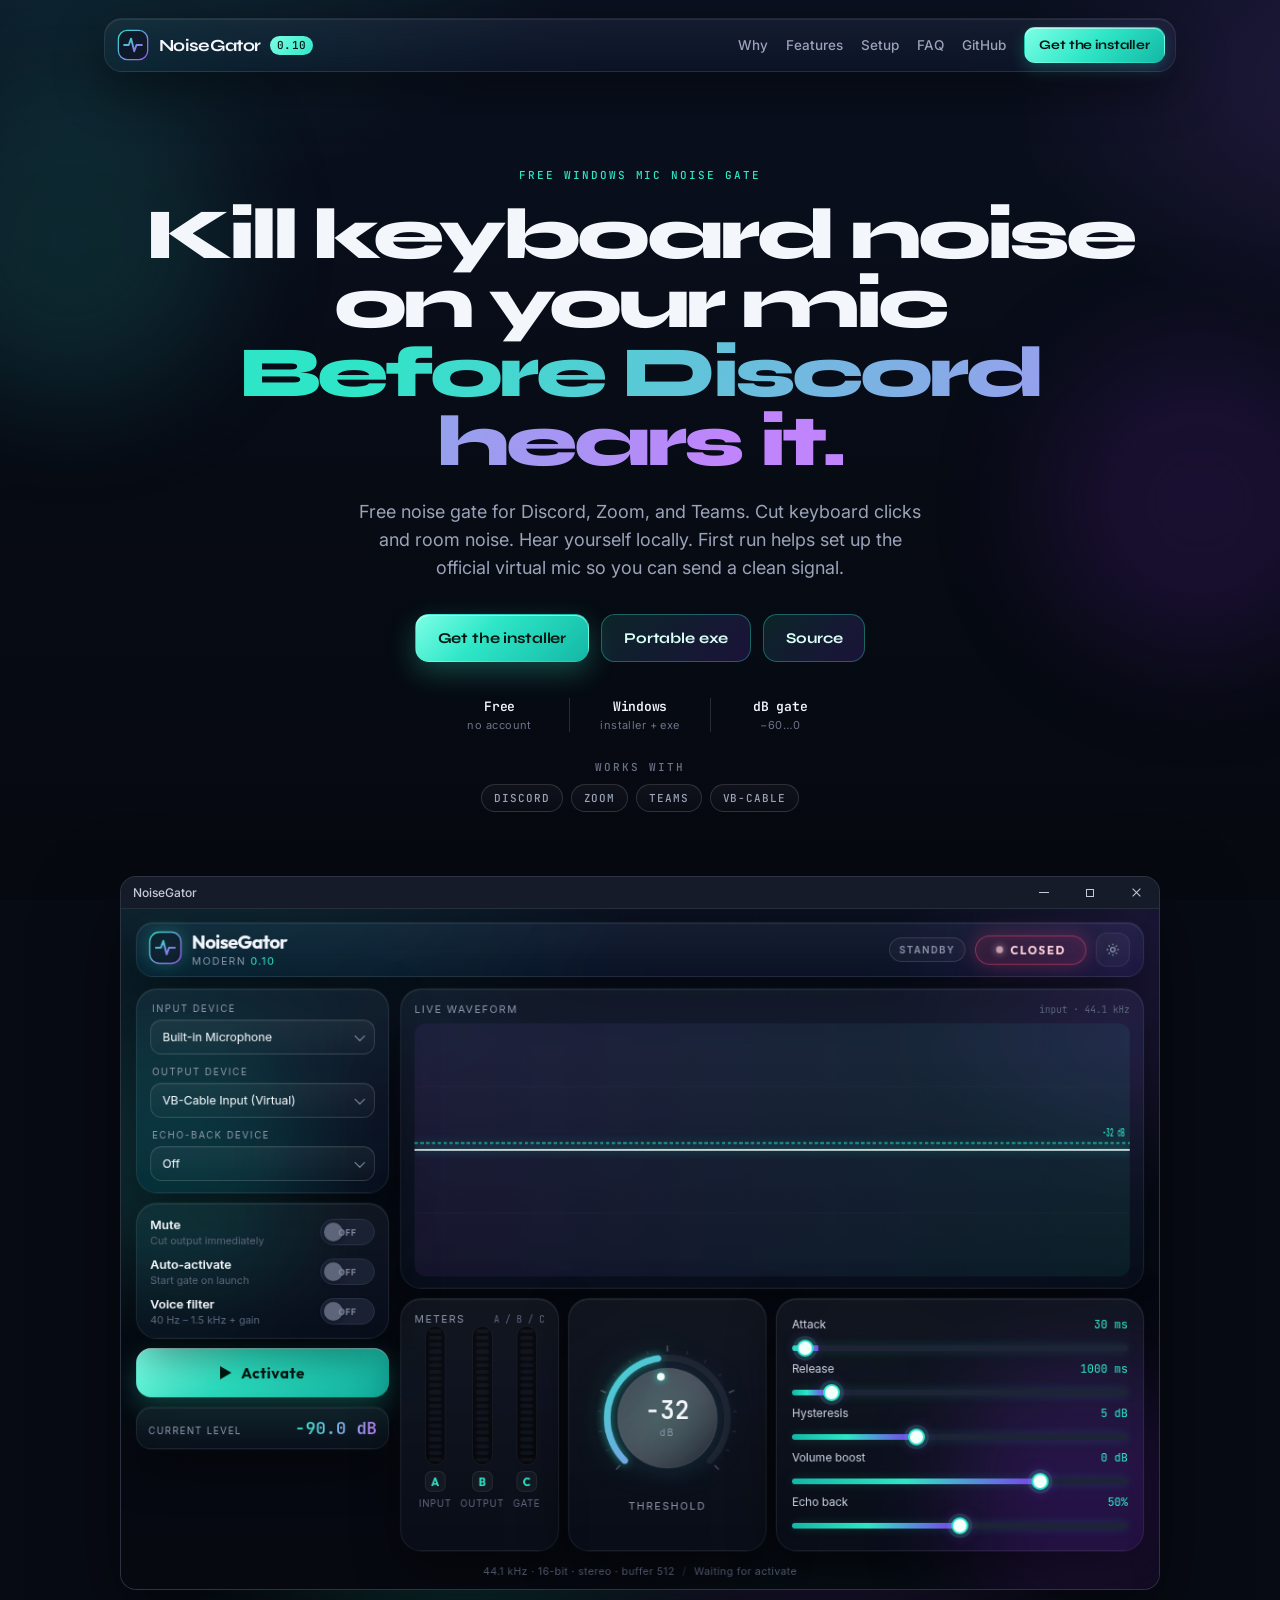
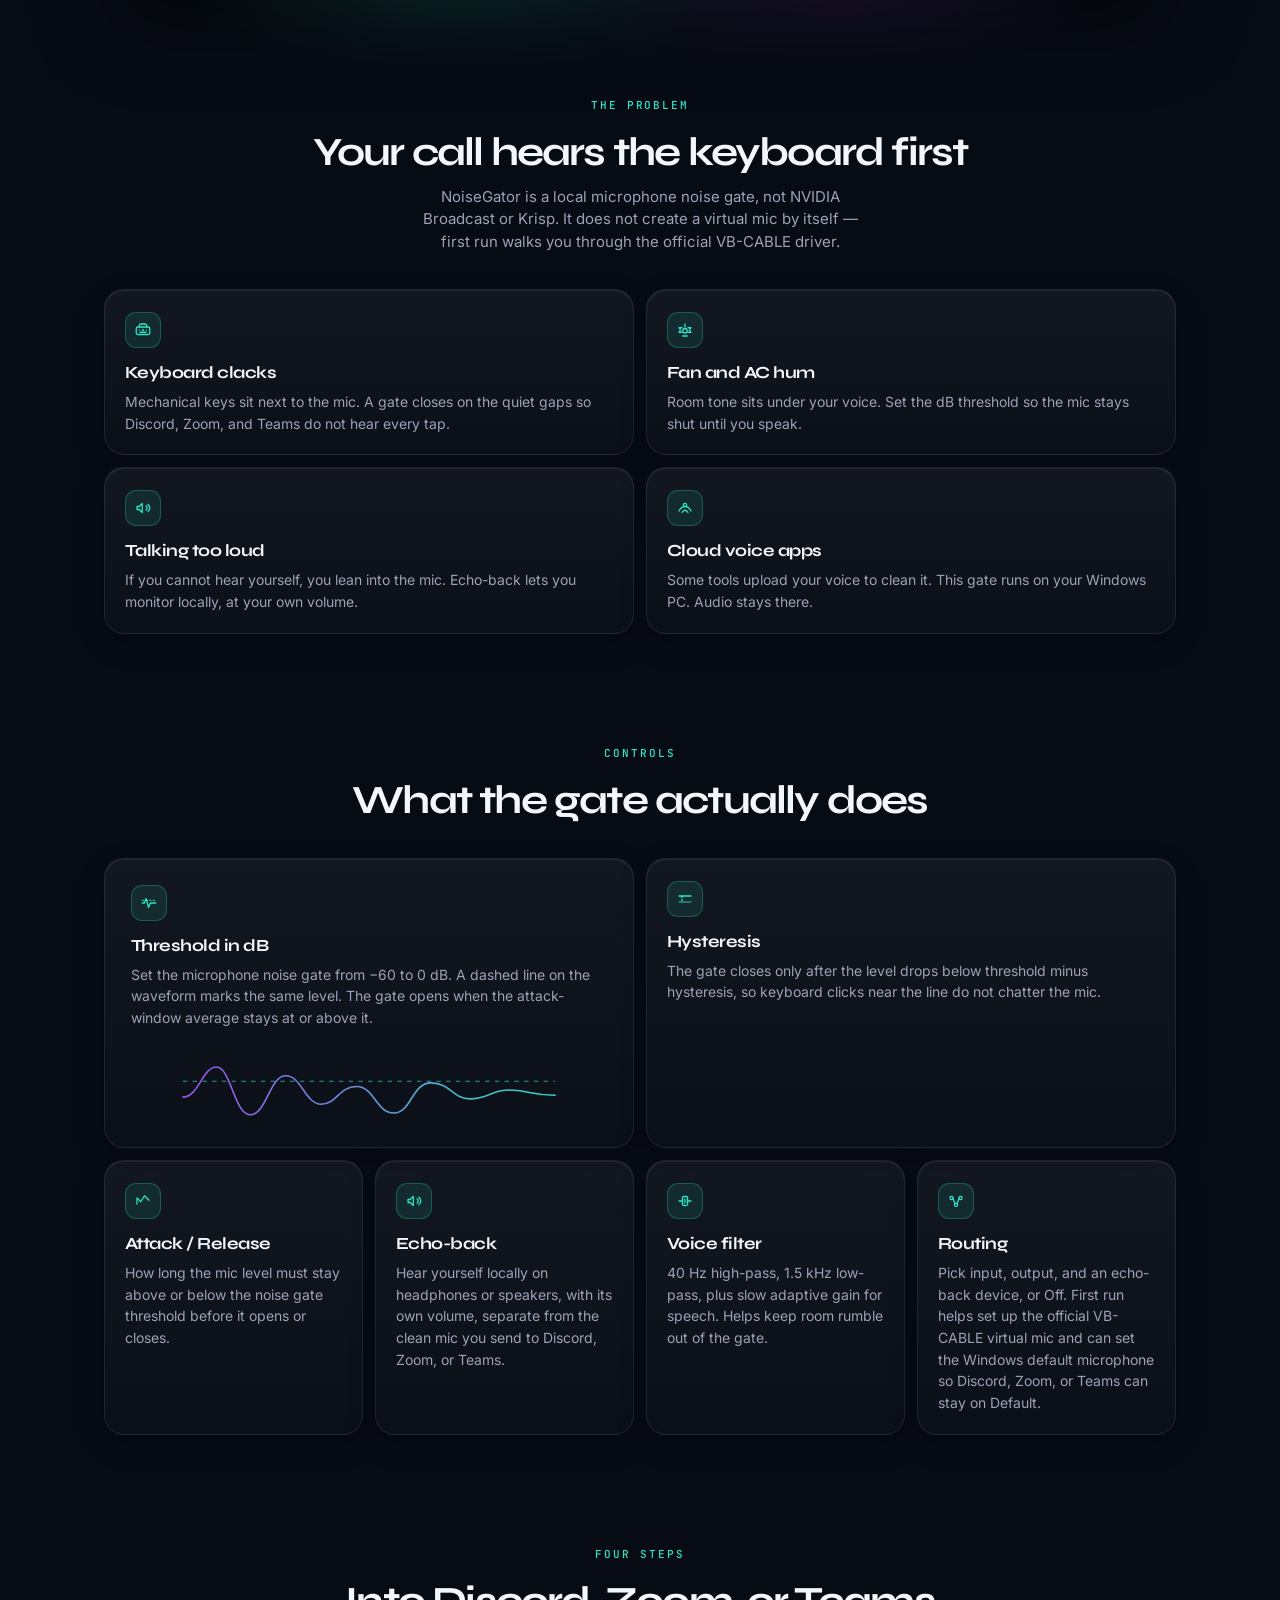
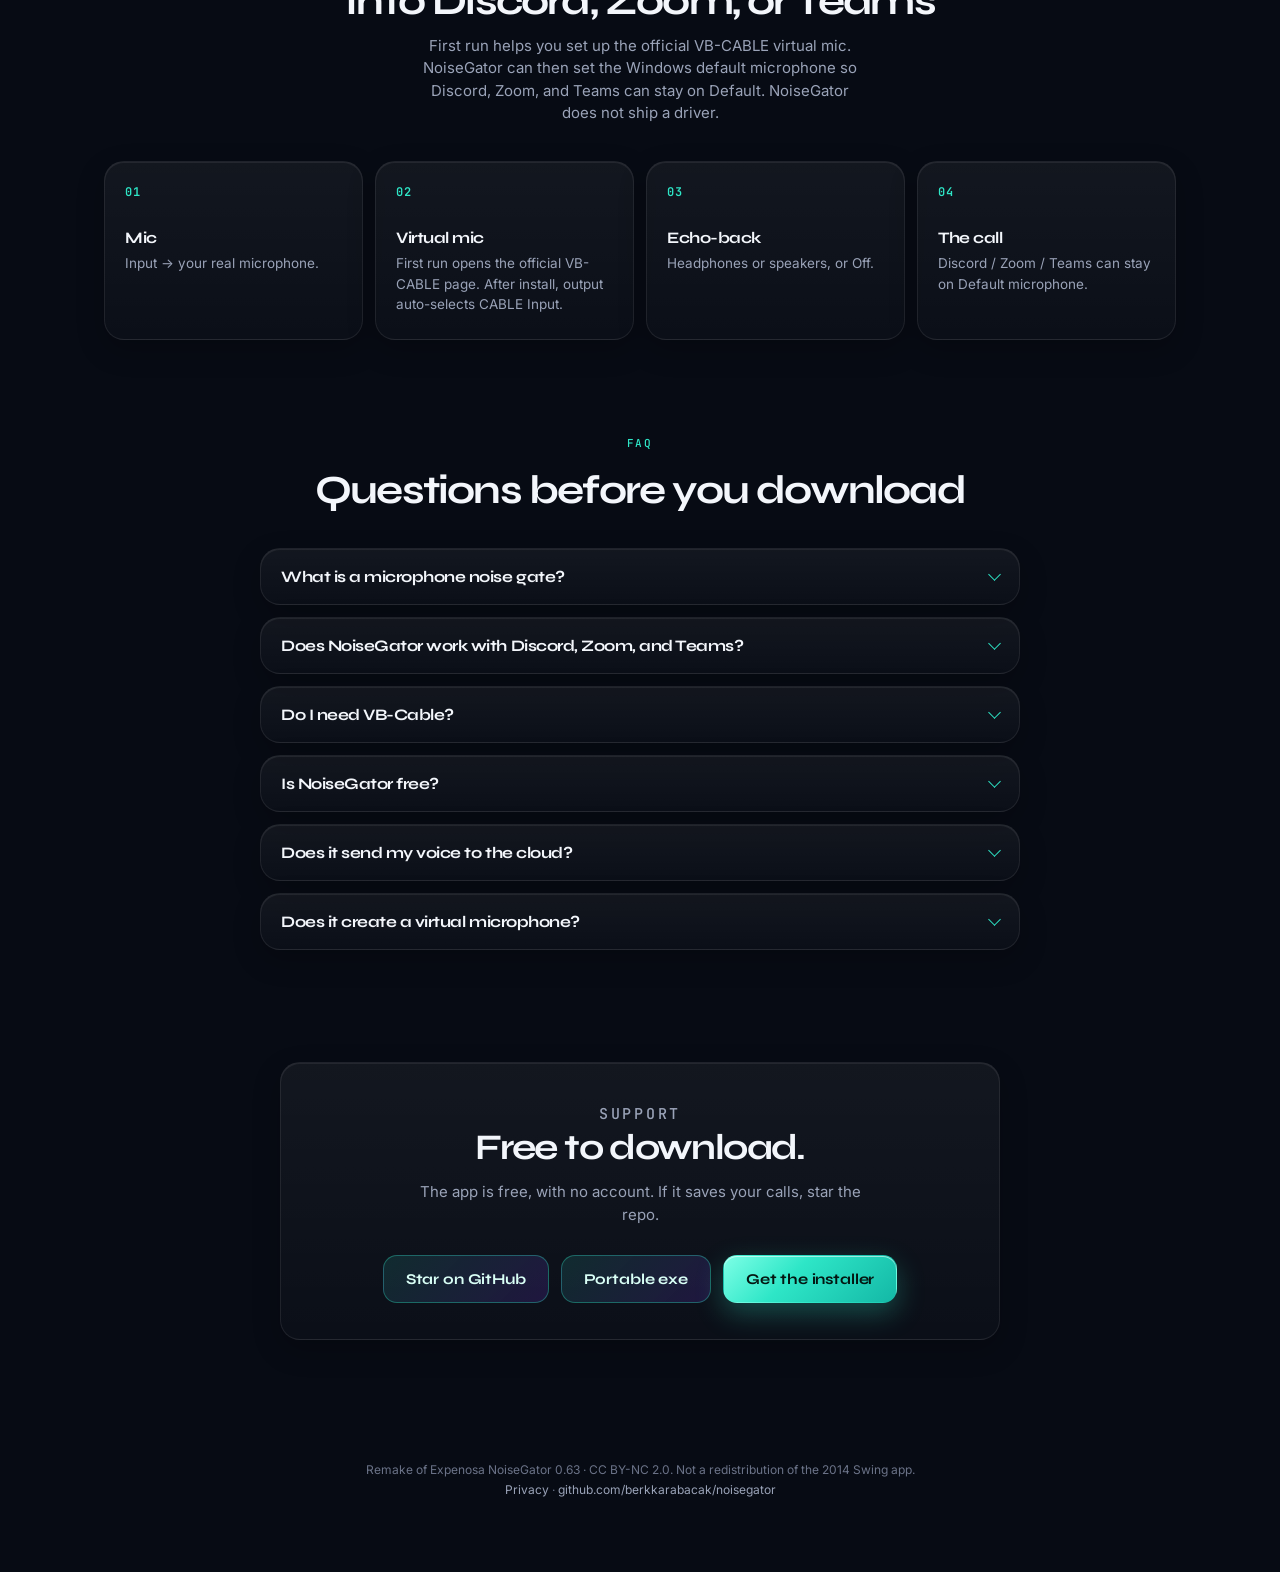
<file: index.html>
<!DOCTYPE html>
<html lang="en">
<head>
  <meta charset="utf-8" />
  <meta name="viewport" content="width=device-width, initial-scale=1" />
  <title>NoiseGator — Free Mic Noise Gate for Discord, Zoom &amp; Teams</title>
  <meta name="description" content="Free Windows microphone noise gate. Cut keyboard clicks and room noise on Discord, Zoom, and Teams. Hear yourself locally. Send a clean mic. No account." />
  <meta name="robots" content="index,follow" />
  <link rel="canonical" href="https://berkkarabacak.github.io/noisegator/" />
  <meta name="theme-color" content="#070b14" />
  <meta property="og:type" content="website" />
  <meta property="og:title" content="NoiseGator — Free Mic Noise Gate for Discord, Zoom &amp; Teams" />
  <meta property="og:description" content="Free Windows microphone noise gate. Cut keyboard clicks and room noise on Discord, Zoom, and Teams. Hear yourself locally. Send a clean mic. No account." />
  <meta property="og:url" content="https://berkkarabacak.github.io/noisegator/" />
  <meta property="og:image" content="https://berkkarabacak.github.io/noisegator/preview.png" />
  <meta property="og:image:alt" content="NoiseGator Windows app with live waveform, dB threshold knob, hysteresis, echo-back, and mic routing" />
  <meta property="og:site_name" content="NoiseGator" />
  <meta property="og:locale" content="en_US" />
  <meta name="twitter:card" content="summary_large_image" />
  <meta name="twitter:title" content="NoiseGator — Free Mic Noise Gate for Discord, Zoom &amp; Teams" />
  <meta name="twitter:description" content="Free Windows microphone noise gate. Cut keyboard clicks and room noise on Discord, Zoom, and Teams. Hear yourself locally. Send a clean mic. No account." />
  <meta name="twitter:image" content="https://berkkarabacak.github.io/noisegator/preview.png" />
  <meta name="twitter:image:alt" content="NoiseGator Windows app with live waveform, dB threshold knob, hysteresis, echo-back, and mic routing" />
  <link rel="preconnect" href="https://fonts.googleapis.com" />
  <link rel="preconnect" href="https://fonts.gstatic.com" crossorigin />
  <link href="https://fonts.googleapis.com/css2?family=Inter:ital,opsz,wght@0,14..32,400;0,14..32,500;0,14..32,600;0,14..32,700;1,14..32,400&family=JetBrains+Mono:wght@400;500;600&family=Syne:wght@500;600;700;800&display=swap" rel="stylesheet" />
  <link rel="stylesheet" href="styles.css" />
  <link rel="icon" href="data:image/svg+xml,%3Csvg xmlns='http://www.w3.org/2000/svg' viewBox='0 0 32 32'%3E%3Cdefs%3E%3ClinearGradient id='g' x1='0' y1='0' x2='1' y2='1'%3E%3Cstop stop-color='%232ee6c7'/%3E%3Cstop offset='1' stop-color='%23a855f7'/%3E%3C/linearGradient%3E%3C/defs%3E%3Crect rx='8' width='32' height='32' fill='%070b14'/%3E%3Cpath d='M7 16h5l3-7 4 14 3-7h3' fill='none' stroke='url(%23g)' stroke-width='2.2' stroke-linecap='round' stroke-linejoin='round'/%3E%3C/svg%3E" />
  <script type="application/ld+json">
  {
    "@context": "https://schema.org",
    "@graph": [
      {
        "@type": "SoftwareApplication",
        "name": "NoiseGator",
        "applicationCategory": "MultimediaApplication",
        "operatingSystem": "Windows",
        "url": "https://berkkarabacak.github.io/noisegator/",
        "image": "https://berkkarabacak.github.io/noisegator/preview.png",
        "description": "Free Windows microphone noise gate. Cut keyboard clicks and room noise on Discord, Zoom, and Teams. Hear yourself locally. Send a clean mic. No account.",
        "downloadUrl": "https://github.com/berkkarabacak/noisegator/releases/latest/download/NoiseGator-Setup.exe",
        "offers": {
          "@type": "Offer",
          "price": "0",
          "priceCurrency": "USD"
        }
      },
      {
        "@type": "FAQPage",
        "mainEntity": [
          {
            "@type": "Question",
            "name": "What is a microphone noise gate?",
            "acceptedAnswer": {
              "@type": "Answer",
              "text": "A microphone noise gate mutes the mic when the level stays below a threshold. NoiseGator opens when your voice is loud enough and closes on quiet keyboard clicks and room noise."
            }
          },
          {
            "@type": "Question",
            "name": "Does NoiseGator work with Discord, Zoom, and Teams?",
            "acceptedAnswer": {
              "@type": "Answer",
              "text": "Yes. First run helps you set up the official VB-CABLE virtual mic. NoiseGator can then set the Windows default microphone so Discord, Zoom, and Teams can stay on Default microphone."
            }
          },
          {
            "@type": "Question",
            "name": "Do I need VB-Cable?",
            "acceptedAnswer": {
              "@type": "Answer",
              "text": "A signed virtual-cable driver is still required. First run opens the official VB-CABLE page, auto-selects CABLE Input, and can set the Windows default microphone to CABLE Output. NoiseGator does not create a system microphone and does not bundle the driver."
            }
          },
          {
            "@type": "Question",
            "name": "Is NoiseGator free?",
            "acceptedAnswer": {
              "@type": "Answer",
              "text": "Yes. The app is free. It works forever and may nag. No account required."
            }
          },
          {
            "@type": "Question",
            "name": "Does it send my voice to the cloud?",
            "acceptedAnswer": {
              "@type": "Answer",
              "text": "No. Audio stays on your PC. This site has no accounts and no tracking cookies of its own. GitHub Pages and GitHub may log visits and downloads."
            }
          },
          {
            "@type": "Question",
            "name": "Does it create a virtual microphone?",
            "acceptedAnswer": {
              "@type": "Answer",
              "text": "No. Windows needs a signed driver for that. The first-run wizard opens the official VB-Audio VB-CABLE page. After you install that driver, NoiseGator can select it as the output and set the Windows default microphone so Discord, Zoom, and Teams can stay on Default microphone."
            }
          }
        ]
      }
    ]
  }
  </script>
</head>
<body>
  <div class="app-bg" aria-hidden="true"></div>
  <div class="app-grid" aria-hidden="true"></div>
  <div class="orb orb-a" aria-hidden="true"></div>
  <div class="orb orb-b" aria-hidden="true"></div>

  <a class="skip" href="#main">Skip to content</a>

  <div class="wrap">
    <nav class="nav glass" aria-label="Primary">
      <a class="brand" href="#top">
        <svg viewBox="0 0 36 36" width="32" height="32" aria-hidden="true">
          <defs>
            <linearGradient id="lg" x1="0" y1="0" x2="1" y2="1">
              <stop offset="0" stop-color="#2ee6c7"/>
              <stop offset="1" stop-color="#a855f7"/>
            </linearGradient>
          </defs>
          <rect x="1.5" y="1.5" width="33" height="33" rx="10" fill="rgba(14,20,36,.7)" stroke="url(#lg)" stroke-width="1.4"/>
          <path d="M8 18h5.2l2.6-7.2 3.6 14.2 2.5-7h6.2" fill="none" stroke="url(#lg)" stroke-width="2.1" stroke-linecap="round" stroke-linejoin="round"/>
        </svg>
        <span class="wordmark">NoiseGator</span>
        <span class="ver">0.10</span>
      </a>
      <button class="nav-toggle" type="button" aria-expanded="false" aria-controls="nav-links" aria-label="Open menu">
        <span></span><span></span>
      </button>
      <div class="nav-end" id="nav-links">
        <div class="nav-links">
          <a href="#why">Why</a>
          <a href="#features">Features</a>
          <a href="#setup">Setup</a>
          <a href="#faq">FAQ</a>
          <a href="https://github.com/berkkarabacak/noisegator" rel="noopener">GitHub</a>
        </div>
        <a class="btn btn-nav" href="https://github.com/berkkarabacak/noisegator/releases/latest/download/NoiseGator-Setup.exe" rel="noopener">Get the installer</a>
      </div>
    </nav>

    <main id="main">
      <header class="hero" id="top">
        <p class="kicker">Free Windows mic noise gate</p>
        <h1>Kill keyboard noise on your mic<br /><em>Before Discord hears it.</em></h1>
        <p class="pitch">Free noise gate for Discord, Zoom, and Teams. Cut keyboard clicks and room noise. Hear yourself locally. First run helps set up the official virtual mic so you can send a clean signal.</p>
        <div class="cta">
          <a class="btn btn-primary" href="https://github.com/berkkarabacak/noisegator/releases/latest/download/NoiseGator-Setup.exe" rel="noopener">Get the installer</a>
          <a class="btn btn-ghost" href="https://github.com/berkkarabacak/noisegator/releases/latest/download/NoiseGator.exe" rel="noopener">Portable exe</a>
          <a class="btn btn-ghost" href="https://github.com/berkkarabacak/noisegator/raw/main/downloads/NoiseGator-Modern.zip" rel="noopener">Source</a>
        </div>
        <ul class="stats" aria-label="Product facts">
          <li><strong>Free</strong><span>no account</span></li>
          <li><strong>Windows</strong><span>installer + exe</span></li>
          <li><strong>dB gate</strong><span>−60…0</span></li>
        </ul>
        <p class="works-label">Works with</p>
        <ul class="works" aria-label="Works with">
          <li>Discord</li>
          <li>Zoom</li>
          <li>Teams</li>
          <li>VB-Cable</li>
        </ul>
      </header>

      <figure class="shot-wrap">
        <div class="shot-glow" aria-hidden="true"></div>
        <div class="window">
          <div class="window-bar">
            <span class="window-title">NoiseGator</span>
            <span class="win-controls" aria-hidden="true">
              <i class="win-min"></i>
              <i class="win-max"></i>
              <i class="win-close"></i>
            </span>
          </div>
          <img src="preview.png" width="1100" height="720" alt="NoiseGator Windows microphone noise gate. Live waveform, dB threshold knob, hysteresis, echo-back, and device routing for Discord, Zoom, and Teams" />
        </div>
      </figure>

      <section class="why" id="why" aria-labelledby="why-title">
        <div class="section-head">
          <p class="kicker">The problem</p>
          <h2 id="why-title">Your call hears the keyboard first</h2>
          <p class="section-sub">NoiseGator is a local microphone noise gate, not NVIDIA Broadcast or Krisp. It does not create a virtual mic by itself — first run walks you through the official VB-CABLE driver.</p>
        </div>
        <div class="why-grid">
          <article class="card">
            <div class="ico" aria-hidden="true">
              <svg viewBox="0 0 24 24" fill="none" stroke="currentColor" stroke-width="1.7" stroke-linecap="round" stroke-linejoin="round">
                <rect x="3" y="8" width="18" height="10" rx="2"/>
                <path d="M7 8V6.5A2.5 2.5 0 0 1 9.5 4h5A2.5 2.5 0 0 1 17 6.5V8"/>
                <path d="M7 12h.01M11 12h2M17 12h.01M8 15h8"/>
              </svg>
            </div>
            <h3>Keyboard clacks</h3>
            <p>Mechanical keys sit next to the mic. A gate closes on the quiet gaps so Discord, Zoom, and Teams do not hear every tap.</p>
          </article>
          <article class="card">
            <div class="ico" aria-hidden="true">
              <svg viewBox="0 0 24 24" fill="none" stroke="currentColor" stroke-width="1.7" stroke-linecap="round" stroke-linejoin="round">
                <path d="M12 4v4"/>
                <path d="M8 9H4l2 3-2 3h4"/>
                <path d="M16 9h4l-2 3 2 3h-4"/>
                <path d="M9 20h6"/>
                <circle cx="12" cy="13" r="3"/>
              </svg>
            </div>
            <h3>Fan and AC hum</h3>
            <p>Room tone sits under your voice. Set the dB threshold so the mic stays shut until you speak.</p>
          </article>
          <article class="card">
            <div class="ico" aria-hidden="true">
              <svg viewBox="0 0 24 24" fill="none" stroke="currentColor" stroke-width="1.7" stroke-linecap="round" stroke-linejoin="round">
                <path d="M4 10v4h3l4 4V6L7 10H4z"/>
                <path d="M16 9.2a3.2 3.2 0 0 1 0 5.6"/>
                <path d="M18.4 7a6 6 0 0 1 0 10"/>
              </svg>
            </div>
            <h3>Talking too loud</h3>
            <p>If you cannot hear yourself, you lean into the mic. Echo-back lets you monitor locally, at your own volume.</p>
          </article>
          <article class="card">
            <div class="ico" aria-hidden="true">
              <svg viewBox="0 0 24 24" fill="none" stroke="currentColor" stroke-width="1.7" stroke-linecap="round" stroke-linejoin="round">
                <path d="M4 16c4-8 12-8 16 0"/>
                <path d="M8 18c2.2-4 5.8-4 8 0"/>
                <circle cx="12" cy="8" r="2.2"/>
              </svg>
            </div>
            <h3>Cloud voice apps</h3>
            <p>Some tools upload your voice to clean it. This gate runs on your Windows PC. Audio stays there.</p>
          </article>
        </div>
      </section>

      <section class="features" id="features" aria-labelledby="features-title">
        <div class="section-head">
          <p class="kicker">Controls</p>
          <h2 id="features-title">What the gate actually does</h2>
        </div>

        <div class="bento">
          <article class="card card-lg">
            <div class="ico" aria-hidden="true">
              <svg viewBox="0 0 24 24" fill="none" stroke="currentColor" stroke-width="1.7" stroke-linecap="round" stroke-linejoin="round">
                <path d="M3 12h3l2.2-6 3.2 12 2.4-6H21"/>
                <path d="M3 8.5h18" stroke-dasharray="2.2 2.6" opacity=".7"/>
              </svg>
            </div>
            <h3>Threshold in dB</h3>
            <p>Set the microphone noise gate from −60 to 0 dB. A dashed line on the waveform marks the same level. The gate opens when the attack-window average stays at or above it.</p>
            <svg class="wave-deco" viewBox="0 0 420 88" fill="none" aria-hidden="true">
              <defs>
                <linearGradient id="wg" x1="0" y1="0" x2="1" y2="0">
                  <stop offset="0" stop-color="#a855f7"/>
                  <stop offset="1" stop-color="#2ee6c7"/>
                </linearGradient>
              </defs>
              <path d="M0 52 C 18 52, 22 18, 38 18 S 58 72, 76 72 S 98 28, 116 28 S 138 60, 156 60 S 176 40, 196 40 S 218 70, 238 70 S 258 36, 280 36 S 304 54, 324 54 S 348 44, 368 44 S 392 50, 420 50" stroke="url(#wg)" stroke-width="1.8" stroke-linecap="round"/>
              <path d="M0 34h420" stroke="#2ee6c7" stroke-width="1.15" stroke-dasharray="5 6" opacity=".72"/>
            </svg>
          </article>

          <article class="card card-mid">
            <div class="ico" aria-hidden="true">
              <svg viewBox="0 0 24 24" fill="none" stroke="currentColor" stroke-width="1.7" stroke-linecap="round">
                <path d="M4 8h16"/>
                <path d="M4 16h16" opacity=".55"/>
                <path d="M8 8v8" stroke-dasharray="2 2.4"/>
              </svg>
            </div>
            <h3>Hysteresis</h3>
            <p>The gate closes only after the level drops below threshold minus hysteresis, so keyboard clicks near the line do not chatter the mic.</p>
          </article>

          <article class="card">
            <div class="ico" aria-hidden="true">
              <svg viewBox="0 0 24 24" fill="none" stroke="currentColor" stroke-width="1.7" stroke-linecap="round" stroke-linejoin="round">
                <path d="M4 16 V8 l5 5 5-8 6 6"/>
              </svg>
            </div>
            <h3>Attack / Release</h3>
            <p>How long the mic level must stay above or below the noise gate threshold before it opens or closes.</p>
          </article>

          <article class="card">
            <div class="ico" aria-hidden="true">
              <svg viewBox="0 0 24 24" fill="none" stroke="currentColor" stroke-width="1.7" stroke-linecap="round" stroke-linejoin="round">
                <path d="M4 10v4h3l4 4V6L7 10H4z"/>
                <path d="M16 9.2a3.2 3.2 0 0 1 0 5.6"/>
                <path d="M18.4 7a6 6 0 0 1 0 10"/>
              </svg>
            </div>
            <h3>Echo-back</h3>
            <p>Hear yourself locally on headphones or speakers, with its own volume, separate from the clean mic you send to Discord, Zoom, or Teams.</p>
          </article>

          <article class="card">
            <div class="ico" aria-hidden="true">
              <svg viewBox="0 0 24 24" fill="none" stroke="currentColor" stroke-width="1.7" stroke-linecap="round">
                <path d="M4 12h4"/>
                <path d="M16 12h4"/>
                <rect x="8.5" y="6" width="7" height="12" rx="2"/>
                <path d="M11 9v6M13 10v4" opacity=".7"/>
              </svg>
            </div>
            <h3>Voice filter</h3>
            <p>40 Hz high-pass, 1.5 kHz low-pass, plus slow adaptive gain for speech. Helps keep room rumble out of the gate.</p>
          </article>

          <article class="card">
            <div class="ico" aria-hidden="true">
              <svg viewBox="0 0 24 24" fill="none" stroke="currentColor" stroke-width="1.7" stroke-linecap="round" stroke-linejoin="round">
                <circle cx="6" cy="8" r="2.1"/>
                <circle cx="18" cy="8" r="2.1"/>
                <circle cx="12" cy="17" r="2.1"/>
                <path d="M8 8.6 10.4 15.2M16 8.6 13.6 15.2"/>
              </svg>
            </div>
            <h3>Routing</h3>
            <p>Pick input, output, and an echo-back device, or Off. First run helps set up the official VB-CABLE virtual mic and can set the Windows default microphone so Discord, Zoom, or Teams can stay on Default.</p>
          </article>
        </div>
      </section>

      <section class="setup" id="setup" aria-labelledby="setup-title">
        <div class="section-head">
          <p class="kicker">Four steps</p>
          <h2 id="setup-title">Into Discord, Zoom, or Teams</h2>
          <p class="section-sub">First run helps you set up the official VB-CABLE virtual mic. NoiseGator can then set the Windows default microphone so Discord, Zoom, and Teams can stay on Default. NoiseGator does not ship a driver.</p>
        </div>
        <ol class="steps">
          <li class="card step">
            <span class="n">01</span>
            <h3>Mic</h3>
            <p>Input → your real microphone.</p>
          </li>
          <li class="card step">
            <span class="n">02</span>
            <h3>Virtual mic</h3>
            <p>First run opens the official VB-CABLE page. After install, output auto-selects CABLE Input.</p>
          </li>
          <li class="card step">
            <span class="n">03</span>
            <h3>Echo-back</h3>
            <p>Headphones or speakers, or Off.</p>
          </li>
          <li class="card step">
            <span class="n">04</span>
            <h3>The call</h3>
            <p>Discord / Zoom / Teams can stay on Default microphone.</p>
          </li>
        </ol>
      </section>


      <section class="faq" id="faq" aria-labelledby="faq-title">
        <div class="section-head">
          <p class="kicker">FAQ</p>
          <h2 id="faq-title">Questions before you download</h2>
        </div>
        <div class="faq-list">
          <details class="card faq-item">
            <summary>What is a microphone noise gate?</summary>
            <p>A microphone noise gate mutes the mic when the level stays below a threshold. NoiseGator opens when your voice is loud enough and closes on quiet keyboard clicks and room noise.</p>
          </details>
          <details class="card faq-item">
            <summary>Does NoiseGator work with Discord, Zoom, and Teams?</summary>
            <p>Yes. First run helps you set up the official VB-CABLE virtual mic. NoiseGator can then set the Windows default microphone so Discord, Zoom, and Teams can stay on Default microphone.</p>
          </details>
          <details class="card faq-item">
            <summary>Do I need VB-Cable?</summary>
            <p>A signed virtual-cable driver is still required. First run opens the official VB-CABLE page, auto-selects CABLE Input, and can set the Windows default microphone to CABLE Output. NoiseGator does not create a system microphone and does not bundle the driver.</p>
          </details>
          <details class="card faq-item">
            <summary>Is NoiseGator free?</summary>
            <p>Yes. The app is free. It works forever and may nag. No account required.</p>
          </details>
          <details class="card faq-item">
            <summary>Does it send my voice to the cloud?</summary>
            <p>No. Audio stays on your PC. This site has no accounts and no tracking cookies of its own. GitHub Pages and GitHub may log visits and downloads.</p>
          </details>
          <details class="card faq-item">
            <summary>Does it create a virtual microphone?</summary>
            <p>No. Windows needs a signed driver for that. The first-run wizard opens the official VB-Audio VB-CABLE page. After you install that driver, NoiseGator can select it as the output and set the Windows default microphone so Discord, Zoom, and Teams can stay on Default microphone.</p>
          </details>
        </div>
      </section>

      <section class="support" id="support" aria-labelledby="support-title">
        <div class="card support-card">
          <p class="kicker">Support</p>
          <h2 id="support-title">Free to download.</h2>
          <p>The app is free, with no account. If it saves your calls, star the repo.</p>
          <div class="cta">
            <a class="btn btn-ghost" href="https://github.com/berkkarabacak/noisegator" rel="noopener">Star on GitHub</a>
            <a class="btn btn-ghost" href="https://github.com/berkkarabacak/noisegator/releases/latest/download/NoiseGator.exe" rel="noopener">Portable exe</a>
            <a class="btn btn-primary" href="https://github.com/berkkarabacak/noisegator/releases/latest/download/NoiseGator-Setup.exe" rel="noopener">Get the installer</a>
          </div>
        </div>
      </section>
    </main>

    <footer class="site-foot">
      <p>Remake of Expenosa NoiseGator 0.63 · CC BY-NC 2.0. Not a redistribution of the 2014 Swing app.</p>
      <p><a href="privacy.html">Privacy</a> · <a href="https://github.com/berkkarabacak/noisegator" rel="noopener">github.com/berkkarabacak/noisegator</a></p>
    </footer>
  </div>

  <script>
    (function () {
      var btn = document.querySelector(".nav-toggle");
      var nav = document.querySelector(".nav");
      if (!btn || !nav) return;
      btn.addEventListener("click", function () {
        var open = nav.classList.toggle("is-open");
        btn.setAttribute("aria-expanded", open ? "true" : "false");
        btn.setAttribute("aria-label", open ? "Close menu" : "Open menu");
      });
      nav.querySelectorAll("a").forEach(function (a) {
        a.addEventListener("click", function () {
          nav.classList.remove("is-open");
          btn.setAttribute("aria-expanded", "false");
          btn.setAttribute("aria-label", "Open menu");
        });
      });
    })();
  </script>
</body>
</html>
</file>
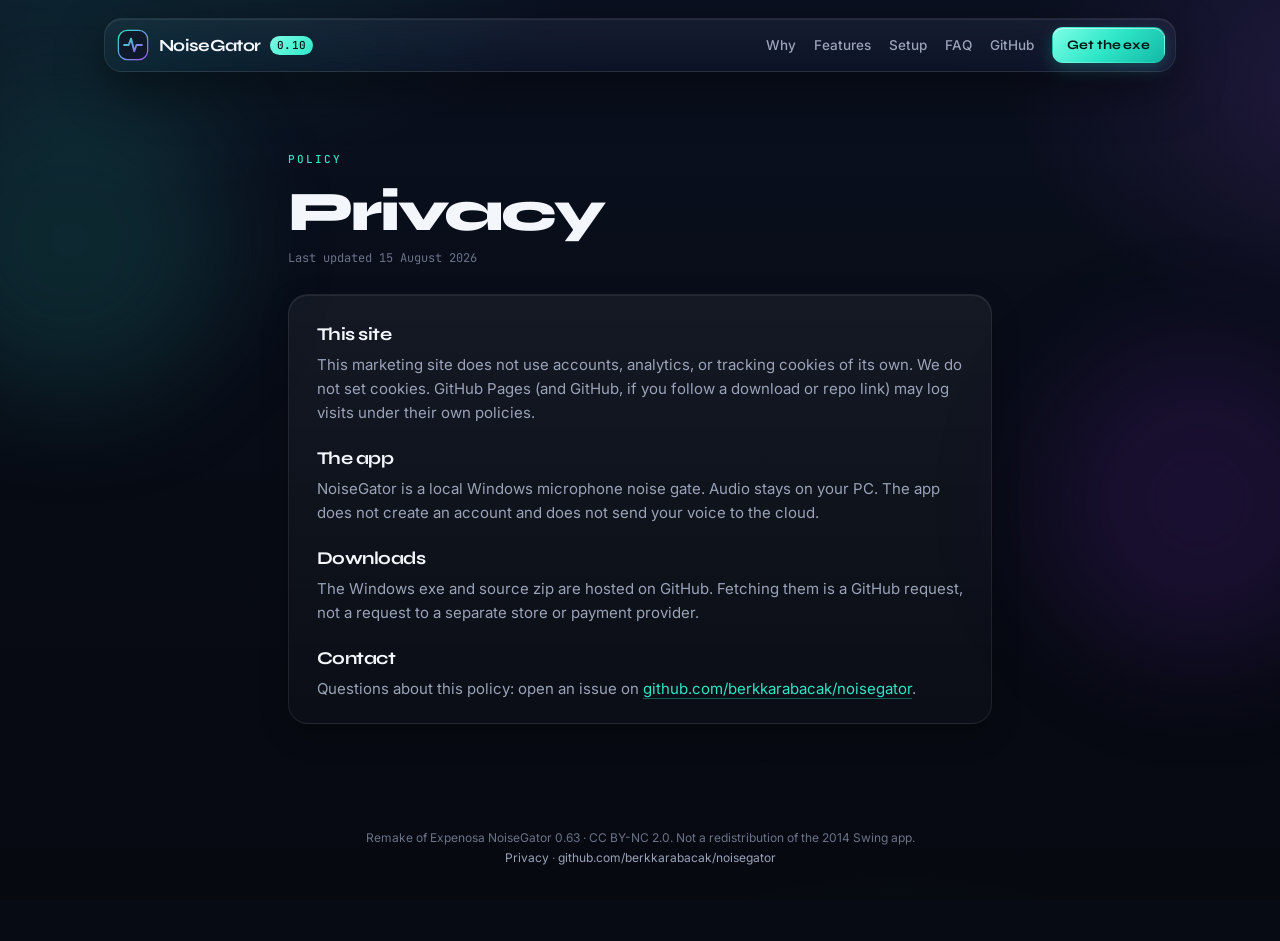
<file: privacy.html>
<!DOCTYPE html>
<html lang="en">
<head>
  <meta charset="utf-8" />
  <meta name="viewport" content="width=device-width, initial-scale=1" />
  <title>Privacy · NoiseGator</title>
  <meta name="description" content="NoiseGator privacy policy. No accounts, no tracking cookies from this site. Audio stays on your PC. Downloads are hosted on GitHub." />
  <meta name="robots" content="index,follow" />
  <link rel="canonical" href="https://berkkarabacak.github.io/noisegator/privacy.html" />
  <meta name="theme-color" content="#070b14" />
  <meta property="og:type" content="website" />
  <meta property="og:title" content="Privacy · NoiseGator" />
  <meta property="og:description" content="NoiseGator privacy policy. No accounts, no tracking cookies from this site. Audio stays on your PC. Downloads are hosted on GitHub." />
  <meta property="og:url" content="https://berkkarabacak.github.io/noisegator/privacy.html" />
  <meta property="og:image" content="https://berkkarabacak.github.io/noisegator/preview.png" />
  <meta property="og:image:alt" content="NoiseGator Windows app with live waveform and dB threshold controls" />
  <meta property="og:site_name" content="NoiseGator" />
  <meta property="og:locale" content="en_US" />
  <meta name="twitter:card" content="summary_large_image" />
  <meta name="twitter:title" content="Privacy · NoiseGator" />
  <meta name="twitter:description" content="NoiseGator privacy policy. No accounts, no tracking cookies from this site. Audio stays on your PC. Downloads are hosted on GitHub." />
  <meta name="twitter:image" content="https://berkkarabacak.github.io/noisegator/preview.png" />
  <link rel="preconnect" href="https://fonts.googleapis.com" />
  <link rel="preconnect" href="https://fonts.gstatic.com" crossorigin />
  <link href="https://fonts.googleapis.com/css2?family=Inter:ital,opsz,wght@0,14..32,400;0,14..32,500;0,14..32,600;0,14..32,700;1,14..32,400&family=JetBrains+Mono:wght@400;500;600&family=Syne:wght@500;600;700;800&display=swap" rel="stylesheet" />
  <link rel="stylesheet" href="styles.css" />
  <link rel="icon" href="data:image/svg+xml,%3Csvg xmlns='http://www.w3.org/2000/svg' viewBox='0 0 32 32'%3E%3Cdefs%3E%3ClinearGradient id='g' x1='0' y1='0' x2='1' y2='1'%3E%3Cstop stop-color='%232ee6c7'/%3E%3Cstop offset='1' stop-color='%23a855f7'/%3E%3C/linearGradient%3E%3C/defs%3E%3Crect rx='8' width='32' height='32' fill='%070b14'/%3E%3Cpath d='M7 16h5l3-7 4 14 3-7h3' fill='none' stroke='url(%23g)' stroke-width='2.2' stroke-linecap='round' stroke-linejoin='round'/%3E%3C/svg%3E" />
</head>
<body>
  <div class="app-bg" aria-hidden="true"></div>
  <div class="app-grid" aria-hidden="true"></div>
  <div class="orb orb-a" aria-hidden="true"></div>
  <div class="orb orb-b" aria-hidden="true"></div>

  <a class="skip" href="#main">Skip to content</a>

  <div class="wrap">
    <nav class="nav glass" aria-label="Primary">
      <a class="brand" href="index.html">
        <svg viewBox="0 0 36 36" width="32" height="32" aria-hidden="true">
          <defs>
            <linearGradient id="lg" x1="0" y1="0" x2="1" y2="1">
              <stop offset="0" stop-color="#2ee6c7"/>
              <stop offset="1" stop-color="#a855f7"/>
            </linearGradient>
          </defs>
          <rect x="1.5" y="1.5" width="33" height="33" rx="10" fill="rgba(14,20,36,.7)" stroke="url(#lg)" stroke-width="1.4"/>
          <path d="M8 18h5.2l2.6-7.2 3.6 14.2 2.5-7h6.2" fill="none" stroke="url(#lg)" stroke-width="2.1" stroke-linecap="round" stroke-linejoin="round"/>
        </svg>
        <span class="wordmark">NoiseGator</span>
        <span class="ver">0.10</span>
      </a>
      <button class="nav-toggle" type="button" aria-expanded="false" aria-controls="nav-links" aria-label="Open menu">
        <span></span><span></span>
      </button>
      <div class="nav-end" id="nav-links">
        <div class="nav-links">
          <a href="index.html#why">Why</a>
          <a href="index.html#features">Features</a>
          <a href="index.html#setup">Setup</a>
          <a href="index.html#faq">FAQ</a>
          <a href="https://github.com/berkkarabacak/noisegator" rel="noopener">GitHub</a>
        </div>
        <a class="btn btn-nav" href="https://github.com/berkkarabacak/noisegator/releases/latest/download/NoiseGator.exe" rel="noopener">Get the exe</a>
      </div>
    </nav>

    <main id="main">
      <article class="privacy" id="top">
        <p class="kicker">Policy</p>
        <h1>Privacy</h1>
        <p class="privacy-updated">Last updated 15 August 2026</p>

        <div class="card privacy-card">
          <h2>This site</h2>
          <p>This marketing site does not use accounts, analytics, or tracking cookies of its own. We do not set cookies. GitHub Pages (and GitHub, if you follow a download or repo link) may log visits under their own policies.</p>

          <h2>The app</h2>
          <p>NoiseGator is a local Windows microphone noise gate. Audio stays on your PC. The app does not create an account and does not send your voice to the cloud.</p>

          <h2>Downloads</h2>
          <p>The Windows exe and source zip are hosted on GitHub. Fetching them is a GitHub request, not a request to a separate store or payment provider.</p>

          <h2>Contact</h2>
          <p>Questions about this policy: open an issue on <a href="https://github.com/berkkarabacak/noisegator/issues" rel="noopener">github.com/berkkarabacak/noisegator</a>.</p>
        </div>
      </article>
    </main>

    <footer class="site-foot">
      <p>Remake of Expenosa NoiseGator 0.63 · CC BY-NC 2.0. Not a redistribution of the 2014 Swing app.</p>
      <p><a href="privacy.html">Privacy</a> · <a href="https://github.com/berkkarabacak/noisegator" rel="noopener">github.com/berkkarabacak/noisegator</a></p>
    </footer>
  </div>

  <script>
    (function () {
      var btn = document.querySelector(".nav-toggle");
      var nav = document.querySelector(".nav");
      if (!btn || !nav) return;
      btn.addEventListener("click", function () {
        var open = nav.classList.toggle("is-open");
        btn.setAttribute("aria-expanded", open ? "true" : "false");
        btn.setAttribute("aria-label", open ? "Close menu" : "Open menu");
      });
      nav.querySelectorAll("a").forEach(function (a) {
        a.addEventListener("click", function () {
          nav.classList.remove("is-open");
          btn.setAttribute("aria-expanded", "false");
          btn.setAttribute("aria-label", "Open menu");
        });
      });
    })();
  </script>
</body>
</html>
</file>
<file: styles.css>
/* NoiseGator Modern — 2026 product landing. Dark-glass teal / purple. */
:root {
  --bg: #070b14;
  --glass: rgba(14, 22, 40, 0.58);
  --line: rgba(255, 255, 255, 0.08);
  --line-2: rgba(255, 255, 255, 0.14);
  --teal: #2ee6c7;
  --teal-2: #14c8b0;
  --purple: #b56bff;
  --violet: #7c3aed;
  --text: #f3f6fb;
  --muted: #9aa3b8;
  --dim: #6b7388;
  --shadow: 0 18px 50px rgba(0, 0, 0, 0.45);
  --font: "Inter", "Segoe UI", system-ui, sans-serif;
  --display: "Syne", "Outfit", "Inter", sans-serif;
  --mono: "JetBrains Mono", ui-monospace, monospace;
  --ease: cubic-bezier(0.22, 1, 0.36, 1);
  --max: 1120px;
}

* { box-sizing: border-box; margin: 0; padding: 0; }

html { scroll-behavior: smooth; }

html, body {
  background: var(--bg);
  color: var(--text);
  font-family: var(--font);
  -webkit-font-smoothing: antialiased;
  min-height: 100%;
}

body { overflow-x: hidden; }

img { max-width: 100%; height: auto; display: block; }

a { color: inherit; text-decoration: none; }

ul, ol { list-style: none; }

:focus-visible {
  outline: 2px solid var(--teal);
  outline-offset: 3px;
}

.skip {
  position: absolute;
  left: 16px;
  top: -48px;
  z-index: 40;
  padding: 8px 12px;
  border-radius: 10px;
  background: #0e1628;
  color: var(--text);
  font-size: 13px;
}
.skip:focus { top: 16px; }

.app-bg {
  position: fixed; inset: 0; z-index: 0;
  background:
    radial-gradient(900px 520px at 8% -10%, rgba(46, 230, 199, 0.13), transparent 55%),
    radial-gradient(800px 500px at 110% 10%, rgba(168, 85, 247, 0.16), transparent 50%),
    radial-gradient(700px 420px at 70% 120%, rgba(46, 230, 199, 0.07), transparent 50%),
    linear-gradient(180deg, #0a1020 0%, #070b14 55%, #060910 100%);
}

.app-grid {
  position: fixed; inset: 0; pointer-events: none; opacity: 0.14; z-index: 0;
  background-image:
    linear-gradient(rgba(255,255,255,0.035) 1px, transparent 1px),
    linear-gradient(90deg, rgba(255,255,255,0.035) 1px, transparent 1px);
  background-size: 32px 32px;
  mask-image: radial-gradient(ellipse at 50% 18%, #000 28%, transparent 72%);
}

.orb {
  position: fixed; width: 320px; height: 320px; border-radius: 50%;
  filter: blur(56px); pointer-events: none; opacity: 0.28; z-index: 0;
}
.orb-a { left: -90px; top: 80px; background: #1a6b68; }
.orb-b { right: -80px; top: 38%; background: #4a1d7a; }

.wrap {
  position: relative;
  z-index: 1;
  max-width: var(--max);
  margin: 0 auto;
  padding: 18px 24px 72px;
}

.glass {
  background: linear-gradient(180deg, rgba(255,255,255,0.055), rgba(255,255,255,0.02));
  backdrop-filter: blur(22px) saturate(140%);
  -webkit-backdrop-filter: blur(22px) saturate(140%);
  border: 1px solid var(--line);
  box-shadow: var(--shadow), inset 0 1px 0 rgba(255,255,255,0.08);
}

/* —— Nav —— */
.nav {
  position: sticky;
  top: 14px;
  z-index: 20;
  display: flex;
  align-items: center;
  justify-content: space-between;
  gap: 16px;
  padding: 8px 10px 8px 12px;
  border-radius: 18px;
  margin-bottom: 8px;
}

.brand {
  display: flex;
  align-items: center;
  gap: 10px;
  min-width: 0;
}

.wordmark {
  font-family: var(--display);
  font-size: 17px;
  font-weight: 700;
  letter-spacing: -0.04em;
}

.ver {
  font-family: var(--mono);
  font-size: 11px;
  font-weight: 500;
  color: #041611;
  background: linear-gradient(135deg, #7dffe6, #2ee6c7);
  padding: 2px 7px 3px;
  border-radius: 999px;
  letter-spacing: 0.02em;
}

.nav-end {
  display: flex;
  align-items: center;
  gap: 18px;
}

.nav-links {
  display: flex;
  gap: 18px;
  align-items: center;
  font-size: 13.5px;
  font-weight: 500;
  color: var(--muted);
}

.nav-links a:hover { color: var(--text); }

.nav-toggle {
  display: none;
  width: 36px;
  height: 36px;
  border: 0;
  background: transparent;
  cursor: pointer;
  position: relative;
}
.nav-toggle span {
  position: absolute;
  left: 9px;
  right: 9px;
  height: 1.5px;
  background: var(--text);
  border-radius: 2px;
  transition: transform 0.2s var(--ease), top 0.2s var(--ease);
}
.nav-toggle span:first-child { top: 14px; }
.nav-toggle span:last-child { top: 21px; }
.nav.is-open .nav-toggle span:first-child { top: 17.5px; transform: rotate(40deg); }
.nav.is-open .nav-toggle span:last-child { top: 17.5px; transform: rotate(-40deg); }

/* —— Buttons —— */
.btn {
  display: inline-flex;
  align-items: center;
  justify-content: center;
  gap: 8px;
  height: 48px;
  padding: 0 22px;
  border-radius: 14px;
  font-family: var(--display);
  font-weight: 700;
  font-size: 15px;
  letter-spacing: -0.01em;
  border: 1px solid transparent;
  transition: transform 0.2s var(--ease), filter 0.2s var(--ease), border-color 0.2s var(--ease), color 0.2s var(--ease);
}

.btn-primary {
  color: #041611;
  background: linear-gradient(135deg, #7dffe6 0%, #2ee6c7 40%, #14b8a6 100%);
  box-shadow: 0 10px 28px rgba(46, 230, 199, 0.28), inset 0 1px 0 rgba(255,255,255,0.55);
}

.btn-primary:hover { filter: brightness(1.06); transform: translateY(-2px); }

.btn-ghost {
  color: #d9fff6;
  background: linear-gradient(135deg, rgba(46,230,199,0.12), rgba(124,58,237,0.18));
  border-color: rgba(46,230,199,0.35);
}

.btn-ghost:hover { border-color: rgba(181,107,255,0.55); color: #fff; transform: translateY(-2px); }

.btn-nav {
  height: 36px;
  padding: 0 14px;
  border-radius: 11px;
  font-size: 13px;
  color: #041611;
  background: linear-gradient(135deg, #7dffe6 0%, #2ee6c7 50%, #14b8a6 100%);
  box-shadow: 0 6px 16px rgba(46, 230, 199, 0.22), inset 0 1px 0 rgba(255,255,255,0.5);
}
.btn-nav:hover { filter: brightness(1.06); transform: translateY(-2px); }

/* —— Hero —— */
.hero {
  text-align: center;
  padding: 88px 8px 36px;
}

.kicker {
  font-family: var(--mono);
  font-size: 11px;
  font-weight: 500;
  letter-spacing: 0.18em;
  text-transform: uppercase;
  color: var(--teal);
  margin-bottom: 18px;
}

.hero h1 {
  font-family: var(--display);
  font-size: clamp(46px, 8.2vw, 88px);
  letter-spacing: -0.055em;
  line-height: 0.96;
  font-weight: 800;
}

.hero h1 em {
  font-style: normal;
  background: linear-gradient(100deg, #2ee6c7 10%, #c084fc 90%);
  -webkit-background-clip: text;
  background-clip: text;
  color: transparent;
}

.pitch {
  margin: 22px auto 0;
  max-width: 520px;
  font-size: 18px;
  line-height: 1.55;
  color: var(--muted);
  font-weight: 400;
}

.cta {
  display: flex;
  flex-wrap: wrap;
  gap: 12px;
  justify-content: center;
  margin-top: 32px;
}

.source-link {
  margin-top: 14px;
  font-family: var(--mono);
  font-size: 12px;
  color: var(--dim);
}

.source-link a {
  color: var(--muted);
  border-bottom: 1px solid transparent;
}

.source-link a:hover { color: var(--teal); }

.stats {
  display: flex;
  justify-content: center;
  gap: 0;
  margin: 36px auto 0;
  max-width: 420px;
}

.stats li {
  flex: 1;
  display: flex;
  flex-direction: column;
  gap: 3px;
  padding: 0 16px;
  border-left: 1px solid var(--line-2);
}

.stats li:first-child { border-left: 0; }

.stats strong {
  font-family: var(--mono);
  font-size: 13px;
  font-weight: 600;
  color: var(--text);
  letter-spacing: -0.02em;
}

.stats span {
  font-size: 11px;
  color: var(--dim);
  letter-spacing: 0.04em;
}

/* —— Product shot —— */
.shot-wrap {
  position: relative;
  margin: 28px auto 108px;
  max-width: 1040px;
}

.shot-glow {
  position: absolute;
  left: 8%;
  right: 8%;
  bottom: -28px;
  height: 120px;
  background:
    radial-gradient(50% 80% at 30% 50%, rgba(46, 230, 199, 0.38), transparent 70%),
    radial-gradient(50% 80% at 72% 50%, rgba(168, 85, 247, 0.34), transparent 70%);
  filter: blur(36px);
  pointer-events: none;
  z-index: 0;
}

.window {
  position: relative;
  z-index: 1;
  border-radius: 16px;
  overflow: hidden;
  background: #0b1220;
  border: 1px solid var(--line-2);
  box-shadow:
    0 28px 80px rgba(0, 0, 0, 0.5),
    inset 0 1px 0 rgba(255,255,255,0.1);
}

.window-bar {
  display: flex;
  align-items: center;
  justify-content: space-between;
  height: 32px;
  padding: 0 0 0 12px;
  background: #151b28;
  border-bottom: 1px solid var(--line);
}

.window-title {
  font-family: var(--font);
  font-size: 12px;
  font-weight: 500;
  color: #c5cad6;
  letter-spacing: 0;
}

.win-controls {
  display: flex;
  align-self: stretch;
  height: 100%;
}

.win-controls i {
  width: 46px;
  height: 100%;
  display: grid;
  place-items: center;
  position: relative;
}

.win-min::before {
  content: "";
  width: 10px;
  height: 1px;
  background: #c5cad6;
}

.win-max::before {
  content: "";
  width: 8px;
  height: 8px;
  border: 1px solid #c5cad6;
  box-sizing: border-box;
}

.win-close::before,
.win-close::after {
  content: "";
  position: absolute;
  width: 11px;
  height: 1px;
  background: #c5cad6;
}

.win-close::before { transform: rotate(45deg); }
.win-close::after { transform: rotate(-45deg); }

.window img { width: 100%; }

/* —— Sections —— */
.section-head {
  text-align: center;
  margin-bottom: 36px;
}

.section-head h2 {
  font-family: var(--display);
  font-size: clamp(28px, 4vw, 40px);
  letter-spacing: -0.045em;
  font-weight: 700;
  line-height: 1.1;
}

.section-sub {
  margin: 12px auto 0;
  max-width: 440px;
  font-size: 15px;
  line-height: 1.5;
  color: var(--muted);
}

/* —— Bento —— */
.features { margin-bottom: 112px; }

.bento {
  display: grid;
  grid-template-columns: repeat(4, 1fr);
  gap: 12px;
}

.card {
  border-radius: 20px;
  padding: 22px 20px 20px;
  text-align: left;
  background: linear-gradient(180deg, rgba(255,255,255,0.05), rgba(255,255,255,0.018));
  backdrop-filter: blur(22px) saturate(140%);
  -webkit-backdrop-filter: blur(22px) saturate(140%);
  border: 1px solid var(--line);
  box-shadow: 0 10px 28px rgba(0, 0, 0, 0.22), inset 0 1px 0 rgba(255,255,255,0.07);
  transition: transform 0.22s var(--ease), border-color 0.22s var(--ease), box-shadow 0.22s var(--ease);
}

.card:hover {
  transform: translateY(-2px);
  border-color: rgba(46, 230, 199, 0.32);
  box-shadow:
    0 16px 36px rgba(0, 0, 0, 0.3),
    0 0 0 1px rgba(46, 230, 199, 0.08),
    0 12px 40px rgba(46, 230, 199, 0.08);
}

.card-lg { grid-column: span 2; }
.card-mid { grid-column: span 2; }

.card-lg { padding: 26px 26px 18px; }

.ico {
  width: 36px;
  height: 36px;
  border-radius: 11px;
  display: grid;
  place-items: center;
  background: rgba(46, 230, 199, 0.1);
  border: 1px solid rgba(46, 230, 199, 0.25);
  color: var(--teal);
  margin-bottom: 14px;
}

.ico svg { width: 18px; height: 18px; }

.card h3 {
  font-family: var(--display);
  font-size: 17px;
  font-weight: 700;
  letter-spacing: -0.03em;
  margin-bottom: 8px;
}

.card p {
  font-size: 14px;
  color: var(--muted);
  line-height: 1.55;
}

.wave-deco {
  display: block;
  width: 100%;
  height: 78px;
  margin-top: 22px;
  opacity: 0.95;
}

/* —— Setup steps —— */
.setup { margin-bottom: 96px; }

.steps {
  display: grid;
  grid-template-columns: repeat(4, 1fr);
  gap: 12px;
}

.step { padding: 22px 20px 24px; }

.step .n {
  display: block;
  font-family: var(--mono);
  font-size: 12px;
  font-weight: 600;
  color: var(--teal);
  letter-spacing: 0.08em;
  margin-bottom: 28px;
}

.step h3 {
  font-size: 16px;
  margin-bottom: 6px;
}

.step p { font-size: 13.5px; }

/* —— Footer —— */
.site-foot {
  text-align: center;
  font-size: 12px;
  color: var(--dim);
  line-height: 1.7;
  padding-top: 8px;
}

.site-foot a {
  color: var(--muted);
  border-bottom: 1px solid transparent;
}

.site-foot a:hover { color: var(--teal); }

/* —— Motion —— */
.hero,
.shot-wrap,
.features,
.setup {
  animation: rise 0.7s var(--ease) both;
}

.shot-wrap { animation-delay: 0.08s; }
.features { animation-delay: 0.14s; }
.setup { animation-delay: 0.2s; }

@keyframes rise {
  from { opacity: 0; transform: translateY(14px); }
  to { opacity: 1; transform: translateY(0); }
}

@media (prefers-reduced-motion: reduce) {
  html { scroll-behavior: auto; }
  .hero, .shot-wrap, .features, .setup { animation: none; }
  .card:hover, .btn:hover, .btn-nav:hover, .btn-primary:hover, .btn-ghost:hover {
    transform: none;
  }
}

/* —— Responsive —— */
@media (max-width: 880px) {
  .bento { grid-template-columns: repeat(2, 1fr); }
  .card-lg, .card-mid { grid-column: span 2; }
  .steps { grid-template-columns: repeat(2, 1fr); }
  .hero { padding-top: 64px; }
}

@media (max-width: 720px) {
  .nav-toggle { display: block; order: 2; }
  .brand { order: 1; }
  .nav { flex-wrap: wrap; }
  .nav-end {
    display: none;
    width: 100%;
    order: 3;
    flex-direction: column;
    align-items: stretch;
    gap: 10px;
    padding: 6px 6px 8px;
  }
  .nav.is-open .nav-end { display: flex; }
  .nav-links {
    flex-direction: column;
    align-items: flex-start;
    gap: 4px;
  }
  .nav-links a {
    display: block;
    width: 100%;
    padding: 10px 8px;
  }
  .btn-nav { width: 100%; }
}

@media (max-width: 640px) {
  .wrap { padding: 14px 16px 56px; }
  .hero { padding: 52px 0 24px; }
  .pitch { font-size: 16px; }
  .bento, .steps { grid-template-columns: 1fr; }
  .card-lg, .card-mid { grid-column: span 1; }
  .stats { max-width: 100%; }
  .stats li { padding: 0 10px; }
  .shot-wrap { margin-bottom: 72px; }
  .features, .setup { margin-bottom: 72px; }
  .wave-deco { height: 64px; }
}


/* —— SEO / ads upgrade: works, why, faq, support, privacy —— */
.hero h1 {
  font-size: clamp(36px, 6.4vw, 72px);
}

.pitch { max-width: 580px; }

.nav-links {
  flex-wrap: wrap;
  row-gap: 6px;
}


.works-label {
  margin: 28px 0 0;
  font-family: var(--mono);
  font-size: 11px;
  font-weight: 500;
  letter-spacing: 0.18em;
  text-transform: uppercase;
  color: var(--dim);
  text-align: center;
}

.works {
  display: flex;
  flex-wrap: wrap;
  justify-content: center;
  gap: 8px;
  margin: 10px auto 0;
  max-width: 520px;
}

.works li {
  font-family: var(--mono);
  font-size: 11px;
  font-weight: 500;
  letter-spacing: 0.08em;
  text-transform: uppercase;
  color: var(--muted);
  padding: 6px 12px;
  border-radius: 999px;
  border: 1px solid var(--line-2);
  background: linear-gradient(180deg, rgba(255,255,255,0.04), rgba(255,255,255,0.015));
}

.why,
.faq,
.support,
.pricing {
  margin-bottom: 112px;
}

.why,
.faq,
.support,
.pricing,
.privacy {
  animation: rise 0.7s var(--ease) both;
}

.why { animation-delay: 0.12s; }
.pricing { animation-delay: 0.18s; }
.faq { animation-delay: 0.22s; }
.support { animation-delay: 0.26s; }

.pricing-grid {
  display: grid;
  grid-template-columns: repeat(2, 1fr);
  gap: 12px;
  max-width: 760px;
  margin: 0 auto;
}

.pricing-card {
  display: flex;
  flex-direction: column;
  padding: 26px 24px 22px;
}

.pricing-card .kicker { margin-bottom: 10px; }

.pricing-card h3 {
  font-size: 20px;
  margin-bottom: 14px;
}

.price {
  display: flex;
  align-items: baseline;
  gap: 10px;
  margin-bottom: 6px;
}

.price strong {
  font-family: var(--display);
  font-size: 44px;
  font-weight: 800;
  letter-spacing: -0.05em;
  line-height: 1;
  color: var(--text);
}

.price span {
  font-family: var(--mono);
  font-size: 12px;
  font-weight: 500;
  color: var(--dim);
  letter-spacing: 0.04em;
}

.pricing-list {
  margin: 16px 0 24px;
  flex: 1;
}

.pricing-list li {
  position: relative;
  padding: 7px 0 7px 16px;
  font-size: 14px;
  color: var(--muted);
  line-height: 1.45;
}

.pricing-list li::before {
  content: "";
  position: absolute;
  left: 0;
  top: 14px;
  width: 6px;
  height: 6px;
  border-radius: 50%;
  background: var(--teal);
}

.pricing-cta { margin-top: auto; }

.pricing-card .btn { width: 100%; }

.pricing-card-featured {
  border-color: rgba(46, 230, 199, 0.38);
  background: linear-gradient(180deg, rgba(46,230,199,0.08), rgba(124,58,237,0.07) 42%, rgba(255,255,255,0.018));
  box-shadow:
    0 16px 36px rgba(0, 0, 0, 0.3),
    0 0 0 1px rgba(46, 230, 199, 0.1),
    0 12px 40px rgba(168, 85, 247, 0.12);
}

.pricing-note {
  margin-top: 12px;
  font-family: var(--mono);
  font-size: 11px;
  line-height: 1.5;
  color: var(--dim);
}

.why-grid {
  display: grid;
  grid-template-columns: repeat(2, 1fr);
  gap: 12px;
}

.faq-list {
  display: grid;
  gap: 12px;
  max-width: 760px;
  margin: 0 auto;
}

.faq-item {
  padding: 0;
}

.faq-item summary {
  display: flex;
  align-items: center;
  justify-content: space-between;
  gap: 16px;
  padding: 18px 20px;
  font-family: var(--display);
  font-size: 16px;
  font-weight: 700;
  letter-spacing: -0.03em;
  cursor: pointer;
  list-style: none;
}

.faq-item summary::-webkit-details-marker { display: none; }

.faq-item summary::after {
  content: "";
  flex: 0 0 auto;
  width: 8px;
  height: 8px;
  border-right: 1.6px solid var(--teal);
  border-bottom: 1.6px solid var(--teal);
  transform: rotate(45deg);
  transition: transform 0.2s var(--ease);
  margin-top: -4px;
}

.faq-item[open] summary::after {
  transform: rotate(-135deg);
  margin-top: 4px;
}

.faq-item[open] {
  border-color: rgba(46, 230, 199, 0.32);
}

.faq-item p {
  padding: 0 20px 20px;
  font-size: 14.5px;
  color: var(--muted);
  line-height: 1.6;
}

.faq-item a {
  color: var(--teal);
  border-bottom: 1px solid rgba(46, 230, 199, 0.35);
}

.faq-item a:hover { color: #fff; }

.support-card {
  text-align: center;
  padding: 40px 32px 36px;
  max-width: 720px;
  margin: 0 auto;
}

.support-card h2 {
  font-family: var(--display);
  font-size: clamp(26px, 4vw, 36px);
  letter-spacing: -0.045em;
  font-weight: 700;
  line-height: 1.15;
  margin-bottom: 12px;
}

.support-card > p {
  max-width: 480px;
  margin: 0 auto;
  font-size: 15px;
  line-height: 1.55;
  color: var(--muted);
}

.support-card .cta { margin-top: 28px; }

.privacy {
  padding: 72px 8px 48px;
  max-width: 720px;
  margin: 0 auto 48px;
}

.privacy h1 {
  font-family: var(--display);
  font-size: clamp(36px, 6vw, 56px);
  letter-spacing: -0.05em;
  font-weight: 800;
  line-height: 1;
  margin-bottom: 10px;
}

.privacy-updated {
  font-family: var(--mono);
  font-size: 12px;
  color: var(--dim);
  margin-bottom: 28px;
}

.privacy-card {
  padding: 28px 28px 22px;
}

.privacy-card h2 {
  font-family: var(--display);
  font-size: 18px;
  font-weight: 700;
  letter-spacing: -0.03em;
  margin: 22px 0 8px;
}

.privacy-card h2:first-child { margin-top: 0; }

.privacy-card p {
  font-size: 15px;
  line-height: 1.6;
  color: var(--muted);
}

.privacy-card a {
  color: var(--teal);
  border-bottom: 1px solid rgba(46, 230, 199, 0.35);
}

.privacy-card a:hover { color: #fff; }

@media (prefers-reduced-motion: reduce) {
  .why, .faq, .support, .pricing, .privacy { animation: none; }
}

@media (max-width: 900px) {
  .nav-toggle { display: block; order: 2; }
  .brand { order: 1; }
  .nav { flex-wrap: wrap; }
  .nav-end {
    display: none;
    width: 100%;
    order: 3;
    flex-direction: column;
    align-items: stretch;
    gap: 10px;
    padding: 6px 6px 8px;
  }
  .nav.is-open .nav-end { display: flex; }
  .nav-links {
    flex-direction: column;
    align-items: flex-start;
    gap: 4px;
  }
  .nav-links a {
    display: block;
    width: 100%;
    padding: 10px 8px;
  }
  .btn-nav { width: 100%; }
}

@media (max-width: 880px) {
  .why-grid { grid-template-columns: 1fr 1fr; }
  .pricing-grid { grid-template-columns: 1fr; }
}

@media (max-width: 640px) {
  .why-grid { grid-template-columns: 1fr; }
  .why, .faq, .support, .pricing { margin-bottom: 72px; }
  .price strong { font-size: 38px; }
  .privacy { padding-top: 48px; }
  .privacy-card { padding: 22px 18px 16px; }
  .support-card { padding: 28px 18px 24px; }
}
</file>
